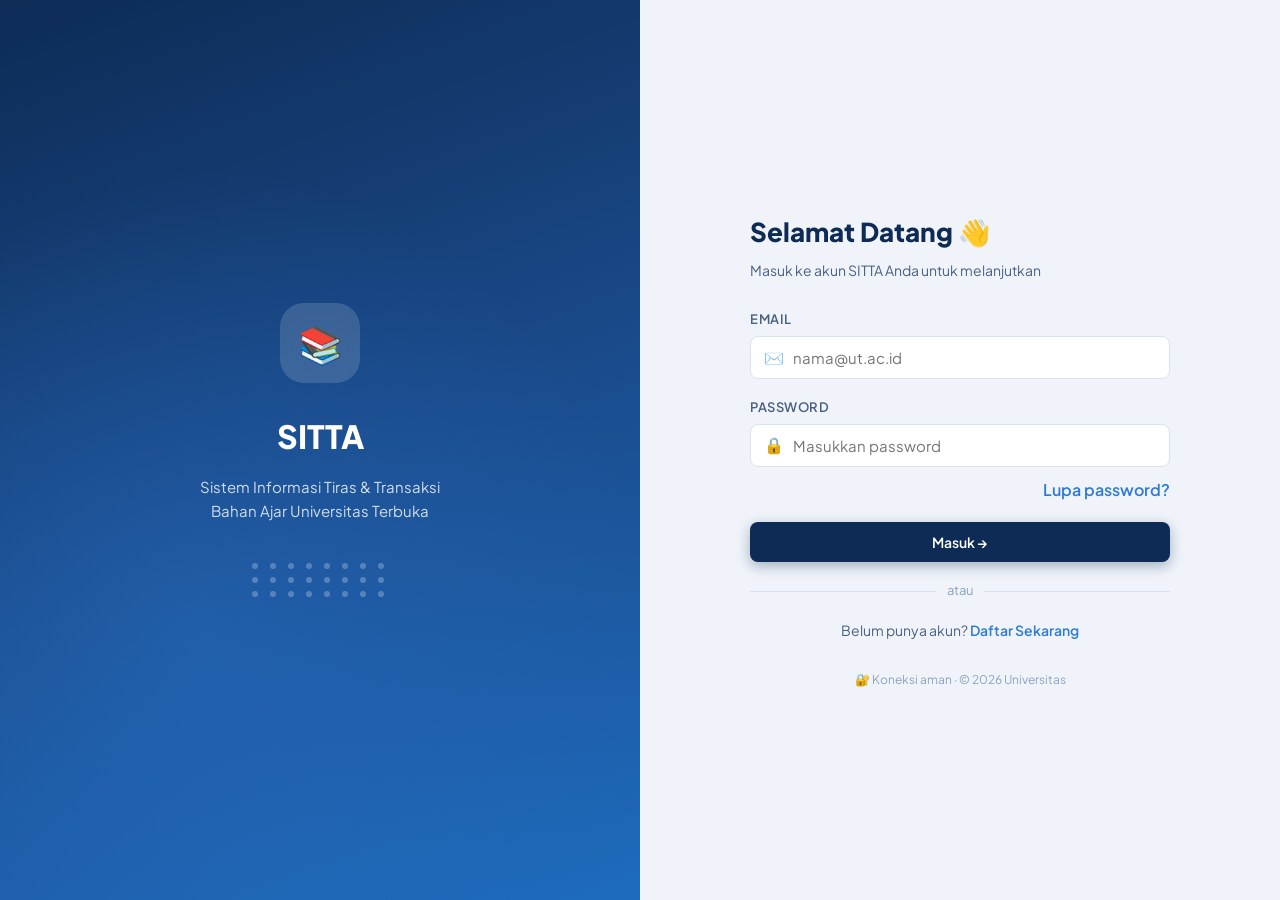
<file: index.html>
<!DOCTYPE html>
<html lang="id">
<head>
  <meta charset="UTF-8" />
  <meta name="viewport" content="width=device-width, initial-scale=1.0" />
  <title>SITTA – Login</title>
  <link rel="stylesheet" href="css/style.css" />
  <style>
    body { background: var(--bg); }
  </style>
</head>
<body>

<!-- ════════════════════════════════════
     LOGIN PAGE
═════════════════════════════════════ -->
<div class="login-wrap">

  <!-- Left Panel – Branding -->
  <div class="login-left">
    <div class="login-logo-big">📚</div>
    <h1>SITTA</h1>
    <p>Sistem Informasi Tiras &amp; Transaksi<br>Bahan Ajar Universitas Terbuka</p>
    <div class="login-illus" aria-hidden="true">
      <div class="dot-grid">
        <div class="dot"></div><div class="dot"></div><div class="dot"></div><div class="dot"></div>
        <div class="dot"></div><div class="dot"></div><div class="dot"></div><div class="dot"></div>
        <div class="dot"></div><div class="dot"></div><div class="dot"></div><div class="dot"></div>
        <div class="dot"></div><div class="dot"></div><div class="dot"></div><div class="dot"></div>
        <div class="dot"></div><div class="dot"></div><div class="dot"></div><div class="dot"></div>
        <div class="dot"></div><div class="dot"></div><div class="dot"></div><div class="dot"></div>
      </div>
    </div>
  </div>

  <!-- Right Panel – Form -->
  <div class="login-right">
    <div class="login-box fade-in-up">
      <h2>Selamat Datang 👋</h2>
      <p class="sub">Masuk ke akun SITTA Anda untuk melanjutkan</p>

      <!-- Alert Error -->
      <div id="loginAlert" class="alert alert-error"></div>

      <!-- Form Login -->
      <div class="form-group">
        <label for="email">Email</label>
        <div class="input-icon-wrap">
          <span class="icon">✉️</span>
          <input type="email" id="email" class="form-control" placeholder="nama@ut.ac.id" />
        </div>
      </div>
      <div class="form-group">
        <label for="password">Password</label>
        <div class="input-icon-wrap">
          <span class="icon">🔒</span>
          <input type="password" id="password" class="form-control" placeholder="Masukkan password" />
        </div>
      </div>

      <div style="text-align:right; margin-bottom:20px; margin-top:-8px">
        <span class="link-text" onclick="openModal('modalLupaPassword')">Lupa password?</span>
      </div>

      <button class="btn btn-primary btn-block" onclick="doLogin()">Masuk →</button>

      <div class="divider">atau</div>

      <p style="text-align:center; font-size:14px; color:var(--text-2)">
        Belum punya akun?
        <span class="link-text" onclick="openModal('modalDaftar')">Daftar Sekarang</span>
      </p>

      <p style="margin-top:28px; font-size:12px; color:var(--text-3); text-align:center">
        🔐 Koneksi aman · © 2026 Universitas
      </p>
    </div>
  </div>
</div>

<!-- ══ Modal: Lupa Password ══ -->
<div class="modal-overlay" id="modalLupaPassword">
  <div class="modal-box">
    <div class="modal-header">
      <h2>🔑 Lupa Password</h2>
      <button class="modal-close" onclick="closeModal('modalLupaPassword')">✕</button>
    </div>
    <p style="font-size:14px;color:var(--text-2);margin-bottom:20px">
      Masukkan alamat email yang terdaftar. Kami akan mengirimkan tautan untuk mengatur ulang password Anda.
    </p>
    <div id="resetAlert" class="alert alert-success"></div>
    <div class="form-group">
      <label for="resetEmail">Email Terdaftar</label>
      <div class="input-icon-wrap">
        <span class="icon">✉️</span>
        <input type="email" id="resetEmail" class="form-control" placeholder="nama@ut.ac.id" />
      </div>
    </div>
    <button class="btn btn-primary btn-block" onclick="doReset()">Kirim Tautan Reset</button>
    <button class="btn btn-outline btn-block" style="margin-top:10px" onclick="closeModal('modalLupaPassword')">Batal</button>
  </div>
</div>

<!-- ══ Modal: Daftar ══ -->
<div class="modal-overlay" id="modalDaftar">
  <div class="modal-box">
    <div class="modal-header">
      <h2>📝 Daftar Akun Baru</h2>
      <button class="modal-close" onclick="closeModal('modalDaftar')">✕</button>
    </div>
    <p style="font-size:14px;color:var(--text-2);margin-bottom:20px">
      Pendaftaran akun SITTA harus melalui persetujuan administrator. Lengkapi formulir di bawah ini.
    </p>
    <div id="daftarAlert" class="alert alert-success"></div>
    <div class="form-group">
      <label>Nama Lengkap</label>
      <input type="text" id="daftarNama" class="form-control" placeholder="Nama lengkap Anda" />
    </div>
    <div class="form-group">
      <label>Email Institusi</label>
      <input type="email" id="daftarEmail" class="form-control" placeholder="nama@ut.ac.id" />
    </div>
    <div class="form-group">
      <label>Unit / Lokasi</label>
      <input type="text" id="daftarLokasi" class="form-control" placeholder="UPBJJ / Fakultas / Pusat" />
    </div>
    <div class="form-group">
      <label>Peran</label>
      <select id="daftarRole" class="form-control">
        <option value="">-- Pilih Peran --</option>
        <option>UPBJJ-UT</option>
        <option>Puslaba</option>
        <option>Fakultas</option>
      </select>
    </div>
    <button class="btn btn-gold btn-block" onclick="doDaftar()">Kirim Permohonan</button>
    <button class="btn btn-outline btn-block" style="margin-top:10px" onclick="closeModal('modalDaftar')">Batal</button>
  </div>
</div>

<script src="js/data.js"></script>
<script src="js/script.js"></script>
<script>
  // Redirect jika sudah login
  if (getSession()) window.location.href = 'dashboard.html';

  function doLogin() {
    const email    = document.getElementById('email').value.trim();
    const password = document.getElementById('password').value;
    hideAlert('loginAlert');

    if (!email || !password) {
      showAlert('loginAlert', 'Email dan password wajib diisi.', 'error');
      return;
    }

    const user = dataPengguna.find(u => u.email === email && u.password === password);
    if (!user) {
      showAlert('loginAlert', 'Email/password yang Anda masukkan salah. Silakan coba kembali.', 'error');
      return;
    }

    setSession(user);
    window.location.href = 'dashboard.html';
  }

  // Login on Enter key
  document.addEventListener('keydown', function(e) {
    if (e.key === 'Enter') doLogin();
  });

  function doReset() {
    const email = document.getElementById('resetEmail').value.trim();
    if (!email) { alert('Masukkan email terlebih dahulu.'); return; }
    const found = dataPengguna.find(u => u.email === email);
    if (found) {
      showAlert('resetAlert', `Tautan reset password telah dikirim ke ${email}.`, 'success');
    } else {
      showAlert('resetAlert', 'Email tidak ditemukan dalam sistem.', 'error');
    }
  }

  function doDaftar() {
    const nama   = document.getElementById('daftarNama').value.trim();
    const email  = document.getElementById('daftarEmail').value.trim();
    const lokasi = document.getElementById('daftarLokasi').value.trim();
    const role   = document.getElementById('daftarRole').value;
    if (!nama || !email || !lokasi || !role) {
      showAlert('daftarAlert', 'Semua field wajib diisi.', 'error');
      return;
    }
    showAlert('daftarAlert', `Permohonan akun untuk ${nama} berhasil dikirim. Menunggu persetujuan administrator.`, 'success');
    setTimeout(() => closeModal('modalDaftar'), 3000);
  }
</script>
</body>
</html>
</file>
<file: css/style.css>
/* ============================================================
   SITTA – Stylesheet Utama
   Universitas Terbuka – Tugas Praktik 1 STSI4209
   ============================================================ */

@import url('https://fonts.googleapis.com/css2?family=Plus+Jakarta+Sans:wght@300;400;500;600;700;800&family=Sora:wght@400;600;700&display=swap');

/* ── Variables ─────────────────────────────────────────────── */
:root {
  --ut-navy:   #0D2B55;
  --ut-blue:   #1A4A8A;
  --ut-sky:    #2E7BD6;
  --ut-gold:   #F4A922;
  --ut-amber:  #E8870C;
  --ut-green:  #1BAD6A;
  --ut-red:    #E03B3B;
  --bg:        #F0F4FA;
  --surface:   #FFFFFF;
  --border:    #D8E3F0;
  --text-1:    #0D2B55;
  --text-2:    #4A6081;
  --text-3:    #8CA3BF;
  --shadow-sm: 0 2px 8px rgba(13,43,85,.08);
  --shadow-md: 0 6px 24px rgba(13,43,85,.12);
  --shadow-lg: 0 16px 48px rgba(13,43,85,.16);
  --radius:    14px;
  --radius-sm: 8px;
  --font:      'Plus Jakarta Sans', sans-serif;
}

/* ── Reset ──────────────────────────────────────────────────── */
*, *::before, *::after { box-sizing: border-box; margin: 0; padding: 0; }
html { font-size: 16px; scroll-behavior: smooth; }
body {
  font-family: var(--font);
  background: var(--bg);
  color: var(--text-1);
  min-height: 100vh;
  line-height: 1.6;
}
a { text-decoration: none; color: inherit; }
img { max-width: 100%; display: block; }
button { cursor: pointer; font-family: var(--font); }
input, select { font-family: var(--font); }

/* ── Navbar ─────────────────────────────────────────────────── */
.navbar {
  background: var(--ut-navy);
  padding: 0 32px;
  display: flex;
  align-items: center;
  justify-content: space-between;
  height: 64px;
  position: sticky;
  top: 0;
  z-index: 100;
  box-shadow: 0 2px 16px rgba(0,0,0,.2);
}
.navbar-brand {
  display: flex;
  align-items: center;
  gap: 12px;
  color: #fff;
}
.navbar-brand .logo-circle {
  width: 36px; height: 36px;
  background: var(--ut-gold);
  border-radius: 50%;
  display: flex; align-items: center; justify-content: center;
  font-weight: 800; font-size: 14px; color: var(--ut-navy);
}
.navbar-brand span { font-size: 18px; font-weight: 700; letter-spacing: .5px; }
.navbar-brand small { font-size: 11px; color: var(--text-3); letter-spacing: .3px; }
.nav-links {
  display: flex;
  align-items: center;
  gap: 4px;
  list-style: none;
}
.nav-links > li { position: relative; }
.nav-links a, .nav-links button.nav-btn {
  color: rgba(255,255,255,.8);
  font-size: 14px;
  font-weight: 500;
  padding: 8px 14px;
  border-radius: var(--radius-sm);
  display: flex;
  align-items: center;
  gap: 6px;
  transition: background .18s, color .18s;
  border: none;
  background: none;
  white-space: nowrap;
}
.nav-links a:hover, .nav-links button.nav-btn:hover,
.nav-links a.active { background: rgba(255,255,255,.12); color: #fff; }
.dropdown-menu {
  display: none;
  position: absolute;
  top: calc(100% + 8px);
  left: 0;
  background: var(--surface);
  border-radius: var(--radius-sm);
  box-shadow: var(--shadow-md);
  min-width: 220px;
  overflow: hidden;
  border: 1px solid var(--border);
}
.nav-links li:hover .dropdown-menu { display: block; }
.dropdown-menu a {
  color: var(--text-1);
  padding: 12px 18px;
  font-size: 14px;
  display: block;
  transition: background .15s;
}
.dropdown-menu a:hover { background: var(--bg); }
.nav-user {
  display: flex;
  align-items: center;
  gap: 10px;
  color: rgba(255,255,255,.9);
  font-size: 13px;
}
.nav-user .avatar {
  width: 34px; height: 34px;
  background: var(--ut-gold);
  border-radius: 50%;
  display: flex; align-items: center; justify-content: center;
  font-weight: 700; font-size: 13px; color: var(--ut-navy);
}
.btn-logout {
  background: rgba(255,255,255,.1);
  border: 1px solid rgba(255,255,255,.2);
  color: #fff;
  border-radius: 6px;
  padding: 5px 12px;
  font-size: 13px;
  transition: background .15s;
}
.btn-logout:hover { background: rgba(255,80,80,.4); }

/* ── Page Wrapper ───────────────────────────────────────────── */
.page { padding: 36px 32px; max-width: 1200px; margin: 0 auto; }
.page-header { margin-bottom: 28px; }
.page-header h1 { font-size: 26px; font-weight: 700; color: var(--ut-navy); }
.page-header p  { font-size: 14px; color: var(--text-2); margin-top: 4px; }

/* ── Card ───────────────────────────────────────────────────── */
.card {
  background: var(--surface);
  border-radius: var(--radius);
  box-shadow: var(--shadow-sm);
  border: 1px solid var(--border);
}
.card-body { padding: 24px; }
.card-title { font-size: 16px; font-weight: 700; margin-bottom: 4px; }
.card-sub   { font-size: 13px; color: var(--text-2); }

/* ── Form Controls ──────────────────────────────────────────── */
.form-group { margin-bottom: 18px; }
.form-group label {
  display: block;
  font-size: 13px;
  font-weight: 600;
  color: var(--text-2);
  margin-bottom: 6px;
  text-transform: uppercase;
  letter-spacing: .5px;
}
.form-control {
  width: 100%;
  padding: 11px 16px;
  border: 1.5px solid var(--border);
  border-radius: var(--radius-sm);
  font-size: 15px;
  color: var(--text-1);
  background: var(--surface);
  transition: border-color .18s, box-shadow .18s;
  outline: none;
}
.form-control:focus {
  border-color: var(--ut-sky);
  box-shadow: 0 0 0 3px rgba(46,123,214,.15);
}
.input-icon-wrap { position: relative; }
.input-icon-wrap .icon {
  position: absolute;
  left: 14px; top: 50%;
  transform: translateY(-50%);
  color: var(--text-3);
  font-size: 16px;
  pointer-events: none;
}
.input-icon-wrap .form-control { padding-left: 42px; }

/* ── Buttons ────────────────────────────────────────────────── */
.btn {
  display: inline-flex;
  align-items: center;
  justify-content: center;
  gap: 8px;
  padding: 11px 22px;
  border-radius: var(--radius-sm);
  font-size: 14px;
  font-weight: 600;
  border: none;
  transition: transform .12s, box-shadow .12s, background .15s;
}
.btn:active { transform: scale(.97); }
.btn-primary {
  background: var(--ut-navy);
  color: #fff;
  box-shadow: 0 4px 14px rgba(13,43,85,.35);
}
.btn-primary:hover { background: var(--ut-blue); box-shadow: 0 6px 18px rgba(13,43,85,.4); }
.btn-gold {
  background: var(--ut-gold);
  color: var(--ut-navy);
  box-shadow: 0 4px 14px rgba(244,169,34,.35);
}
.btn-gold:hover { background: var(--ut-amber); }
.btn-outline {
  background: transparent;
  border: 1.5px solid var(--ut-sky);
  color: var(--ut-sky);
}
.btn-outline:hover { background: rgba(46,123,214,.08); }
.btn-sm { padding: 7px 14px; font-size: 13px; }
.btn-block { width: 100%; }

/* ── Badge / Chip ───────────────────────────────────────────── */
.badge {
  display: inline-flex;
  align-items: center;
  padding: 3px 10px;
  border-radius: 99px;
  font-size: 11.5px;
  font-weight: 600;
  letter-spacing: .3px;
}
.badge-blue   { background: #DCE8FA; color: #1A4A8A; }
.badge-green  { background: #D4F5E7; color: #0F7A4A; }
.badge-amber  { background: #FFF0D0; color: #B06000; }
.badge-red    { background: #FDDEDE; color: #A32020; }

/* ── Table ──────────────────────────────────────────────────── */
.table-wrap { overflow-x: auto; border-radius: var(--radius-sm); }
table { width: 100%; border-collapse: collapse; font-size: 14px; }
thead th {
  background: var(--ut-navy);
  color: rgba(255,255,255,.9);
  padding: 13px 16px;
  text-align: left;
  font-size: 12px;
  letter-spacing: .6px;
  text-transform: uppercase;
  font-weight: 600;
}
thead th:first-child { border-radius: var(--radius-sm) 0 0 0; }
thead th:last-child  { border-radius: 0 var(--radius-sm) 0 0; }
tbody tr { transition: background .12s; }
tbody tr:hover { background: #F6F9FF; }
tbody td { padding: 13px 16px; border-bottom: 1px solid var(--border); color: var(--text-1); }
tbody tr:last-child td { border-bottom: none; }

/* ── Modal ──────────────────────────────────────────────────── */
.modal-overlay {
  display: none;
  position: fixed; inset: 0;
  background: rgba(13,43,85,.5);
  backdrop-filter: blur(4px);
  z-index: 500;
  align-items: center;
  justify-content: center;
}
.modal-overlay.open { display: flex; animation: fadeIn .2s; }
.modal-box {
  background: var(--surface);
  border-radius: var(--radius);
  box-shadow: var(--shadow-lg);
  padding: 32px;
  width: 100%;
  max-width: 440px;
  animation: slideUp .22s ease;
}
.modal-header { display: flex; align-items: flex-start; justify-content: space-between; margin-bottom: 20px; }
.modal-header h2 { font-size: 20px; font-weight: 700; }
.modal-close {
  background: none; border: none;
  font-size: 22px; color: var(--text-3);
  line-height: 1; padding: 2px;
  transition: color .15s;
}
.modal-close:hover { color: var(--text-1); }

/* ── Alert / Toast ──────────────────────────────────────────── */
.alert {
  padding: 12px 16px;
  border-radius: var(--radius-sm);
  font-size: 14px;
  font-weight: 500;
  display: none;
  margin-bottom: 16px;
}
.alert.show { display: flex; gap: 10px; align-items: center; }
.alert-error   { background: #FDDEDE; color: #8B0000; border: 1px solid #f5c6c6; }
.alert-success { background: #D4F5E7; color: #0F5C33; border: 1px solid #a8e6c8; }
.alert-info    { background: #DCE8FA; color: #1A3D6E; border: 1px solid #b0ccf0; }

/* ── Stats Cards ────────────────────────────────────────────── */
.stats-grid {
  display: grid;
  grid-template-columns: repeat(auto-fit, minmax(200px, 1fr));
  gap: 20px;
  margin-bottom: 28px;
}
.stat-card {
  background: var(--surface);
  border-radius: var(--radius);
  padding: 22px 24px;
  box-shadow: var(--shadow-sm);
  border: 1px solid var(--border);
  display: flex;
  align-items: center;
  gap: 16px;
  transition: box-shadow .18s, transform .18s;
}
.stat-card:hover { box-shadow: var(--shadow-md); transform: translateY(-2px); }
.stat-icon {
  width: 52px; height: 52px;
  border-radius: 12px;
  display: flex; align-items: center; justify-content: center;
  font-size: 22px;
  flex-shrink: 0;
}
.stat-icon.blue   { background: #DCE8FA; }
.stat-icon.gold   { background: #FFF0D0; }
.stat-icon.green  { background: #D4F5E7; }
.stat-icon.red    { background: #FDDEDE; }
.stat-info p { font-size: 13px; color: var(--text-2); }
.stat-info h3 { font-size: 26px; font-weight: 700; color: var(--ut-navy); line-height: 1.2; }

/* ── Greeting Banner ────────────────────────────────────────── */
.greeting-banner {
  background: linear-gradient(135deg, var(--ut-navy) 0%, var(--ut-blue) 60%, var(--ut-sky) 100%);
  border-radius: var(--radius);
  padding: 28px 32px;
  color: #fff;
  margin-bottom: 28px;
  display: flex;
  align-items: center;
  justify-content: space-between;
  position: relative;
  overflow: hidden;
}
.greeting-banner::before {
  content: '';
  position: absolute;
  right: -40px; top: -40px;
  width: 200px; height: 200px;
  background: rgba(255,255,255,.06);
  border-radius: 50%;
}
.greeting-banner::after {
  content: '';
  position: absolute;
  right: 60px; bottom: -60px;
  width: 160px; height: 160px;
  background: rgba(255,255,255,.04);
  border-radius: 50%;
}
.greeting-text h2 { font-size: 22px; font-weight: 700; margin-bottom: 4px; }
.greeting-text p  { font-size: 14px; opacity: .8; }
.greeting-emoji   { font-size: 48px; }

/* ── Timeline (Tracking) ─────────────────────────────────────── */
.timeline { list-style: none; position: relative; padding-left: 28px; }
.timeline::before {
  content: '';
  position: absolute;
  left: 9px; top: 6px; bottom: 6px;
  width: 2px;
  background: var(--border);
}
.timeline-item { position: relative; margin-bottom: 22px; }
.timeline-item:last-child { margin-bottom: 0; }
.timeline-dot {
  position: absolute;
  left: -24px; top: 4px;
  width: 14px; height: 14px;
  border-radius: 50%;
  background: var(--border);
  border: 2.5px solid var(--surface);
  box-shadow: 0 0 0 2px var(--border);
}
.timeline-item.done .timeline-dot  { background: var(--ut-green); box-shadow: 0 0 0 2px #a8e6c8; }
.timeline-item.active .timeline-dot{ background: var(--ut-sky);   box-shadow: 0 0 0 2px #b0ccf0; animation: pulse 1.5s infinite; }
.timeline-time  { font-size: 12px; color: var(--text-3); margin-bottom: 2px; }
.timeline-desc  { font-size: 14px; color: var(--text-1); font-weight: 500; }

/* ── Book Card Grid ─────────────────────────────────────────── */
.book-grid {
  display: grid;
  grid-template-columns: repeat(auto-fill, minmax(240px, 1fr));
  gap: 20px;
}
.book-card {
  background: var(--surface);
  border-radius: var(--radius);
  box-shadow: var(--shadow-sm);
  border: 1px solid var(--border);
  overflow: hidden;
  transition: box-shadow .2s, transform .2s;
}
.book-card:hover { box-shadow: var(--shadow-md); transform: translateY(-4px); }
.book-cover { height: 180px; overflow: hidden; }
.book-cover img { width: 100%; height: 100%; object-fit: cover; transition: transform .3s; }
.book-card:hover .book-cover img { transform: scale(1.04); }
.book-info { padding: 16px; }
.book-code { font-size: 11px; font-weight: 700; color: var(--ut-sky); text-transform: uppercase; letter-spacing: .5px; margin-bottom: 4px; }
.book-title { font-size: 14px; font-weight: 700; color: var(--text-1); margin-bottom: 8px; line-height: 1.4; }
.book-meta { display: flex; gap: 8px; flex-wrap: wrap; margin-bottom: 10px; }
.book-footer { display: flex; align-items: center; justify-content: space-between; border-top: 1px solid var(--border); padding-top: 10px; margin-top: 4px; }
.stok-count { font-size: 15px; font-weight: 700; color: var(--ut-navy); }
.stok-label { font-size: 11px; color: var(--text-3); }

/* ── Login Page ─────────────────────────────────────────────── */
.login-wrap {
  min-height: 100vh;
  display: grid;
  grid-template-columns: 1fr 1fr;
}
.login-left {
  background: linear-gradient(160deg, var(--ut-navy) 0%, var(--ut-blue) 50%, #1e6bbd 100%);
  display: flex;
  flex-direction: column;
  align-items: center;
  justify-content: center;
  padding: 60px;
  color: #fff;
  position: relative;
  overflow: hidden;
}
.login-left::before {
  content: '';
  position: absolute; inset: 0;
  background: radial-gradient(circle at 30% 70%, rgba(46,123,214,.3) 0%, transparent 60%);
}
.login-right {
  display: flex;
  align-items: center;
  justify-content: center;
  padding: 60px;
  background: var(--bg);
}
.login-box {
  width: 100%;
  max-width: 420px;
}
.login-logo-big {
  width: 80px; height: 80px;
  background: rgba(255,255,255,.15);
  border-radius: 24px;
  display: flex; align-items: center; justify-content: center;
  font-size: 36px;
  margin-bottom: 28px;
  backdrop-filter: blur(10px);
}
.login-left h1 { font-size: 32px; font-weight: 800; margin-bottom: 12px; z-index: 1; position: relative; }
.login-left p  { font-size: 15px; opacity: .8; text-align: center; z-index: 1; position: relative; }
.login-illus { margin-top: 40px; z-index: 1; position: relative; }
.login-illus .dot-grid { display: grid; grid-template-columns: repeat(8, 10px); gap: 8px; }
.login-illus .dot { width: 6px; height: 6px; border-radius: 50%; background: rgba(255,255,255,.25); }
.login-box h2 { font-size: 26px; font-weight: 800; margin-bottom: 6px; }
.login-box .sub { font-size: 14px; color: var(--text-2); margin-bottom: 28px; }
.link-text { color: var(--ut-sky); font-weight: 600; cursor: pointer; }
.link-text:hover { text-decoration: underline; }
.divider { text-align: center; font-size: 13px; color: var(--text-3); margin: 18px 0; position: relative; }
.divider::before, .divider::after {
  content: ''; position: absolute; top: 50%;
  width: calc(50% - 24px); height: 1px; background: var(--border);
}
.divider::before { left: 0; }
.divider::after  { right: 0; }

/* ── Tracking Result ─────────────────────────────────────────── */
.tracking-header-card {
  background: linear-gradient(135deg, var(--ut-navy), var(--ut-blue));
  border-radius: var(--radius);
  padding: 24px 28px;
  color: #fff;
  margin-bottom: 24px;
}
.tracking-header-card h3 { font-size: 20px; font-weight: 700; }
.tracking-header-card p  { opacity: .8; font-size: 14px; }
.tracking-meta { display: grid; grid-template-columns: repeat(auto-fit, minmax(150px,1fr)); gap: 16px; margin-bottom: 24px; }
.meta-item { }
.meta-item dt { font-size: 11px; font-weight: 600; color: var(--text-3); text-transform: uppercase; letter-spacing: .5px; margin-bottom: 3px; }
.meta-item dd { font-size: 15px; font-weight: 600; color: var(--text-1); }

/* ── Progress Bar ───────────────────────────────────────────── */
.progress-steps { display: flex; align-items: center; gap: 0; margin-bottom: 28px; }
.progress-step { flex: 1; display: flex; flex-direction: column; align-items: center; position: relative; }
.progress-step:not(:last-child)::after {
  content: '';
  position: absolute;
  right: -50%; top: 15px;
  width: 100%; height: 3px;
  background: var(--border);
  z-index: 0;
}
.progress-step.done:not(:last-child)::after,
.progress-step.active:not(:last-child)::after { background: var(--ut-sky); }
.step-circle {
  width: 32px; height: 32px;
  border-radius: 50%;
  background: var(--border);
  color: #fff;
  display: flex; align-items: center; justify-content: center;
  font-size: 13px; font-weight: 700;
  z-index: 1;
  transition: background .3s;
}
.progress-step.done .step-circle   { background: var(--ut-green); }
.progress-step.active .step-circle { background: var(--ut-sky); }
.step-label { font-size: 11px; color: var(--text-2); margin-top: 6px; text-align: center; font-weight: 500; }

/* ── Laporan ────────────────────────────────────────────────── */
.progress-bar-wrap { background: #e0e8f4; border-radius: 99px; height: 8px; overflow: hidden; }
.progress-bar-fill { height: 100%; border-radius: 99px; background: linear-gradient(90deg, var(--ut-sky), var(--ut-gold)); transition: width .6s; }

/* ── Histori Table ──────────────────────────────────────────── */
.filter-bar { display: flex; gap: 12px; align-items: center; margin-bottom: 20px; flex-wrap: wrap; }
.filter-bar .form-control { max-width: 220px; }

/* ── Animations ─────────────────────────────────────────────── */
@keyframes fadeIn    { from { opacity: 0 } to { opacity: 1 } }
@keyframes slideUp   { from { transform: translateY(20px); opacity: 0 } to { transform: translateY(0); opacity: 1 } }
@keyframes pulse     { 0%,100% { box-shadow: 0 0 0 2px #b0ccf0 } 50% { box-shadow: 0 0 0 5px #b0ccf0 } }
@keyframes fadeInUp  { from { transform: translateY(16px); opacity: 0 } to { transform: translateY(0); opacity: 1 } }

.fade-in-up { animation: fadeInUp .35s ease both; }
.delay-1 { animation-delay: .05s; }
.delay-2 { animation-delay: .10s; }
.delay-3 { animation-delay: .15s; }
.delay-4 { animation-delay: .20s; }

/* ── Responsive ─────────────────────────────────────────────── */
@media (max-width: 900px) {
  .login-wrap { grid-template-columns: 1fr; }
  .login-left { display: none; }
  .login-right { padding: 40px 24px; }
  .page { padding: 24px 16px; }
  .navbar { padding: 0 16px; }
  .nav-links { display: none; }
}
</file>
